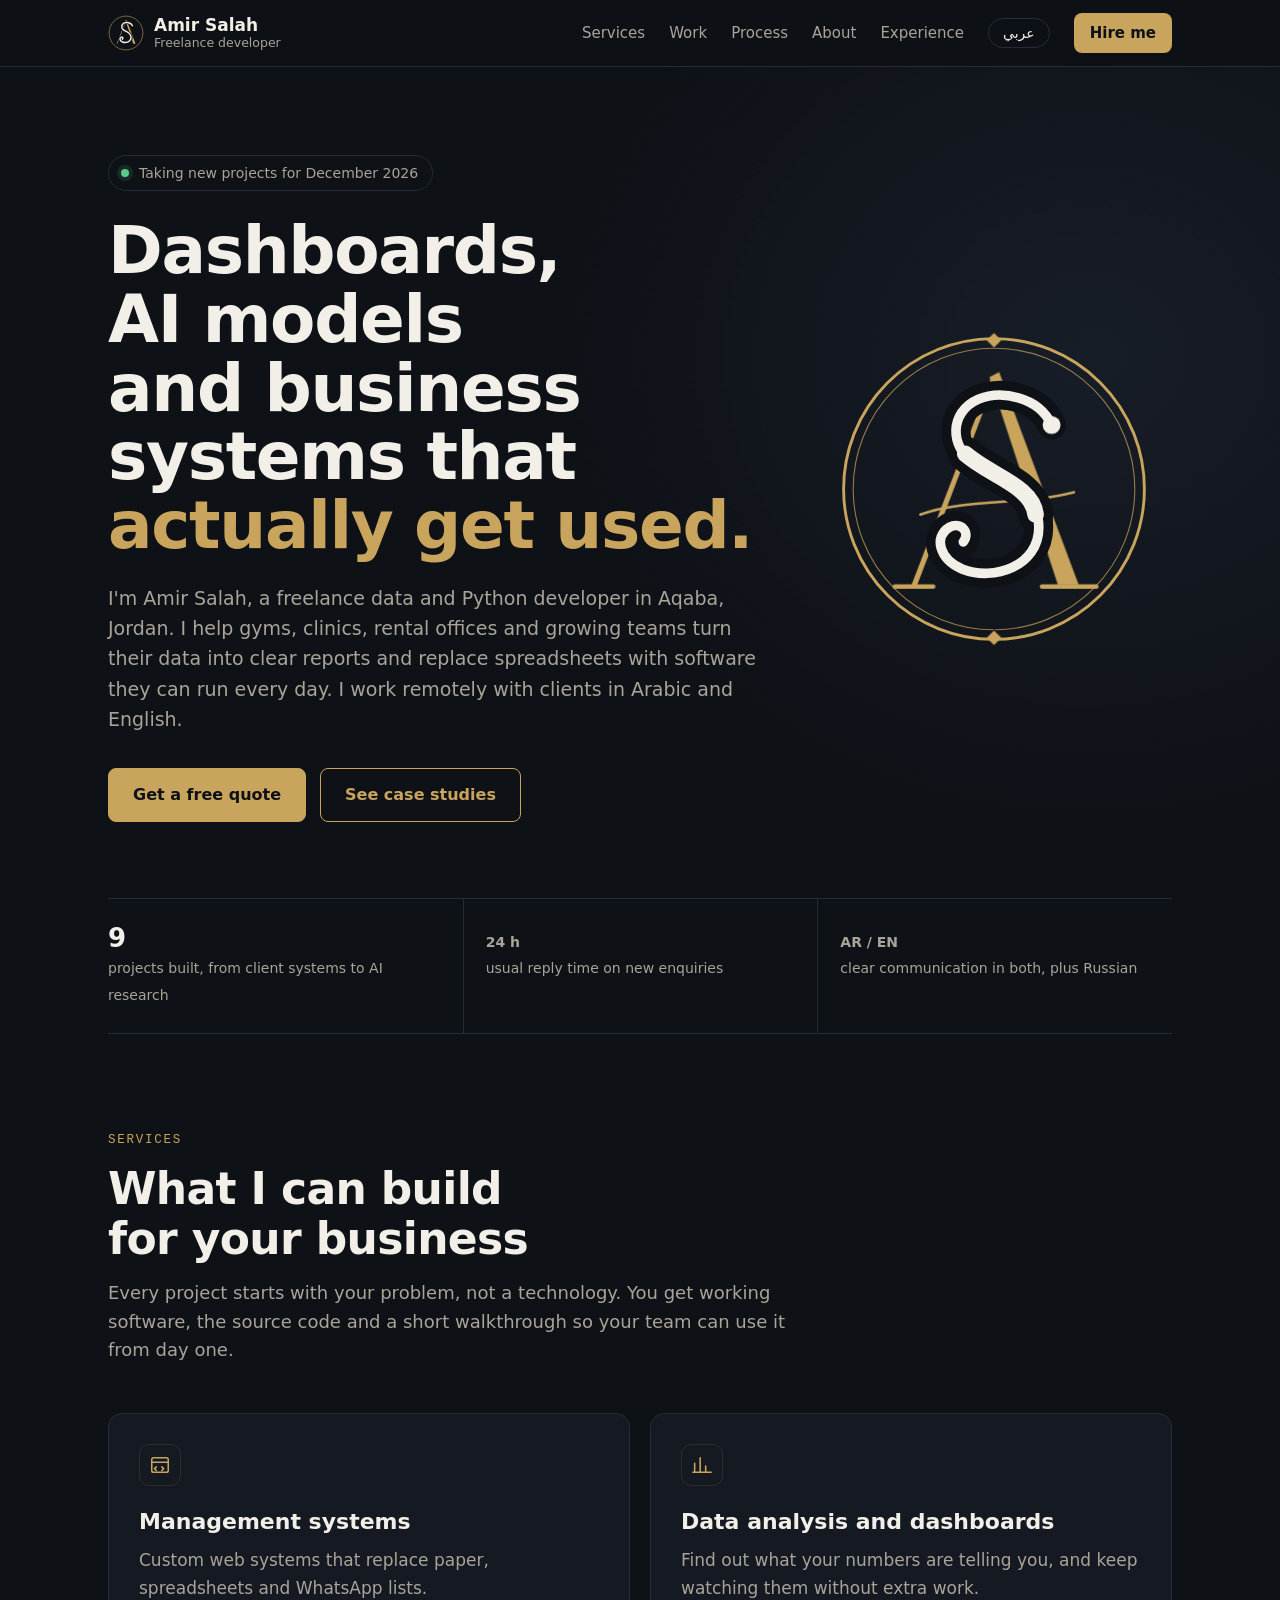
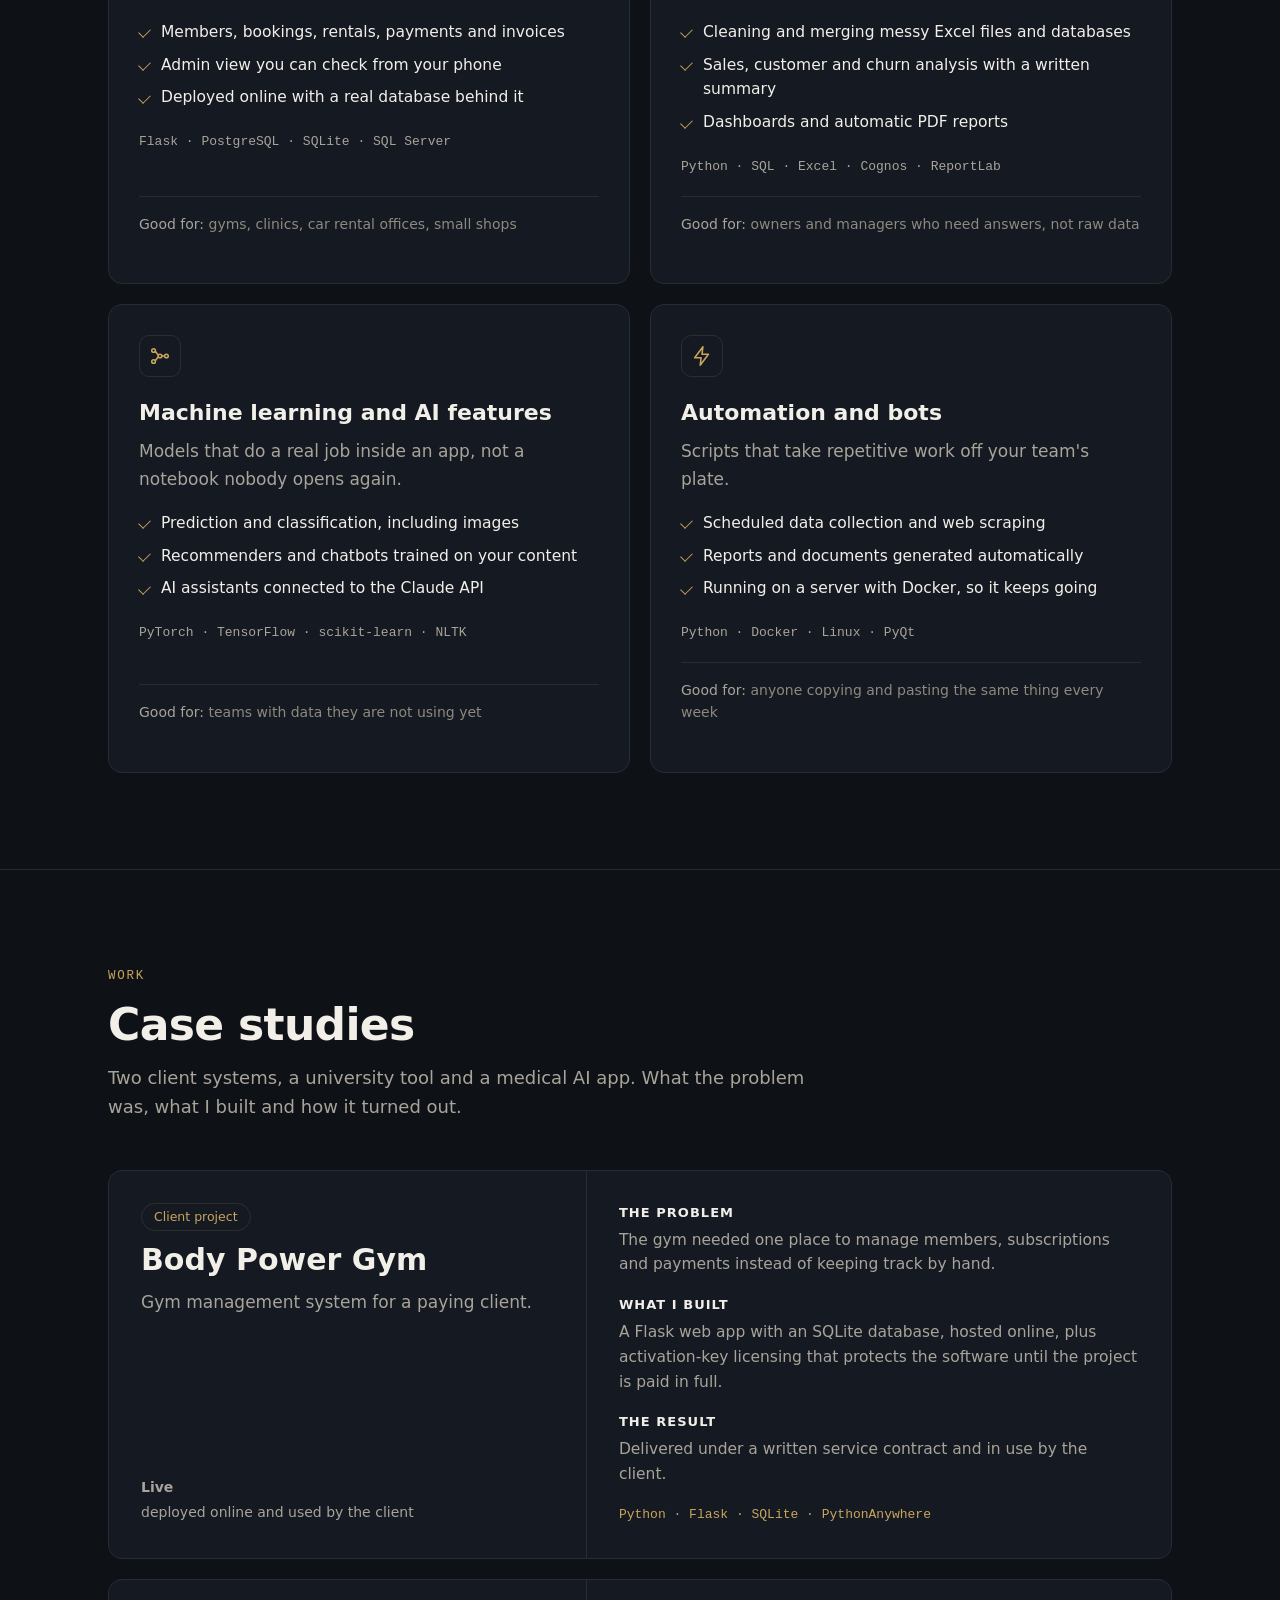
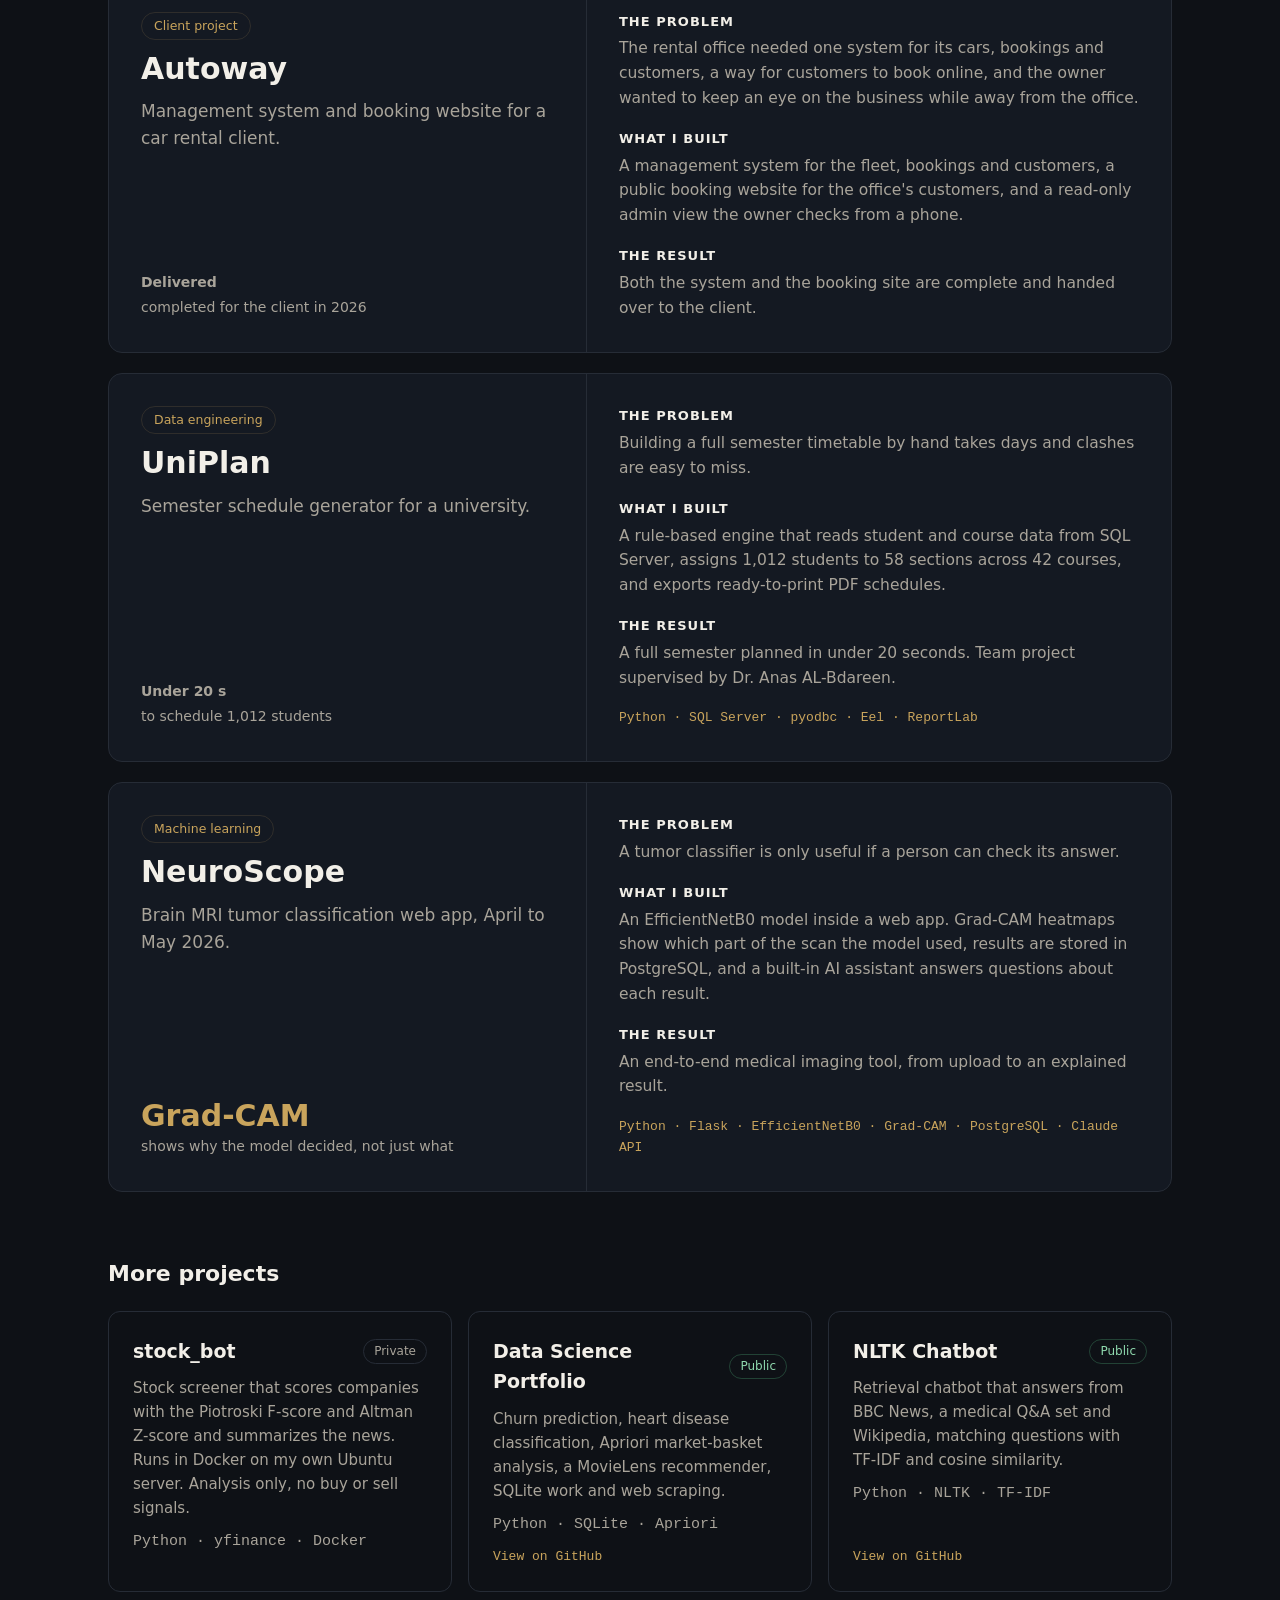
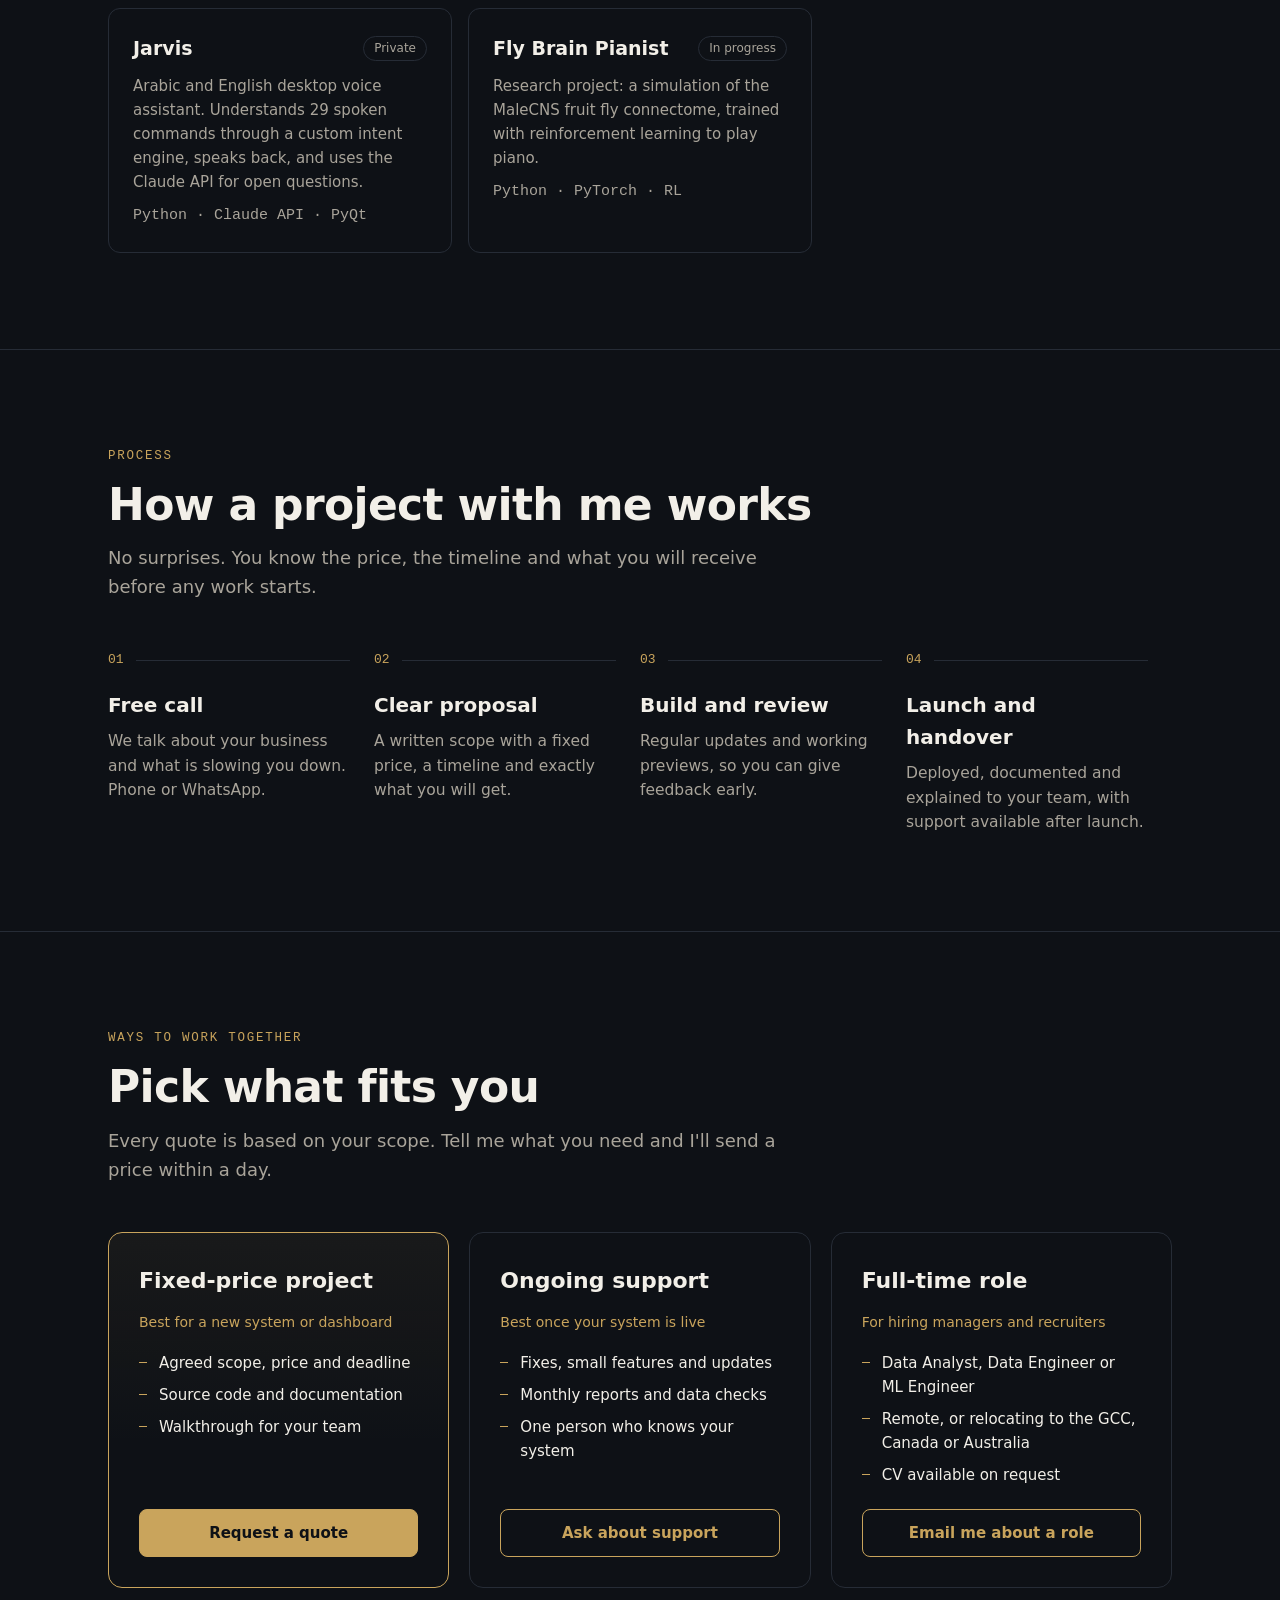
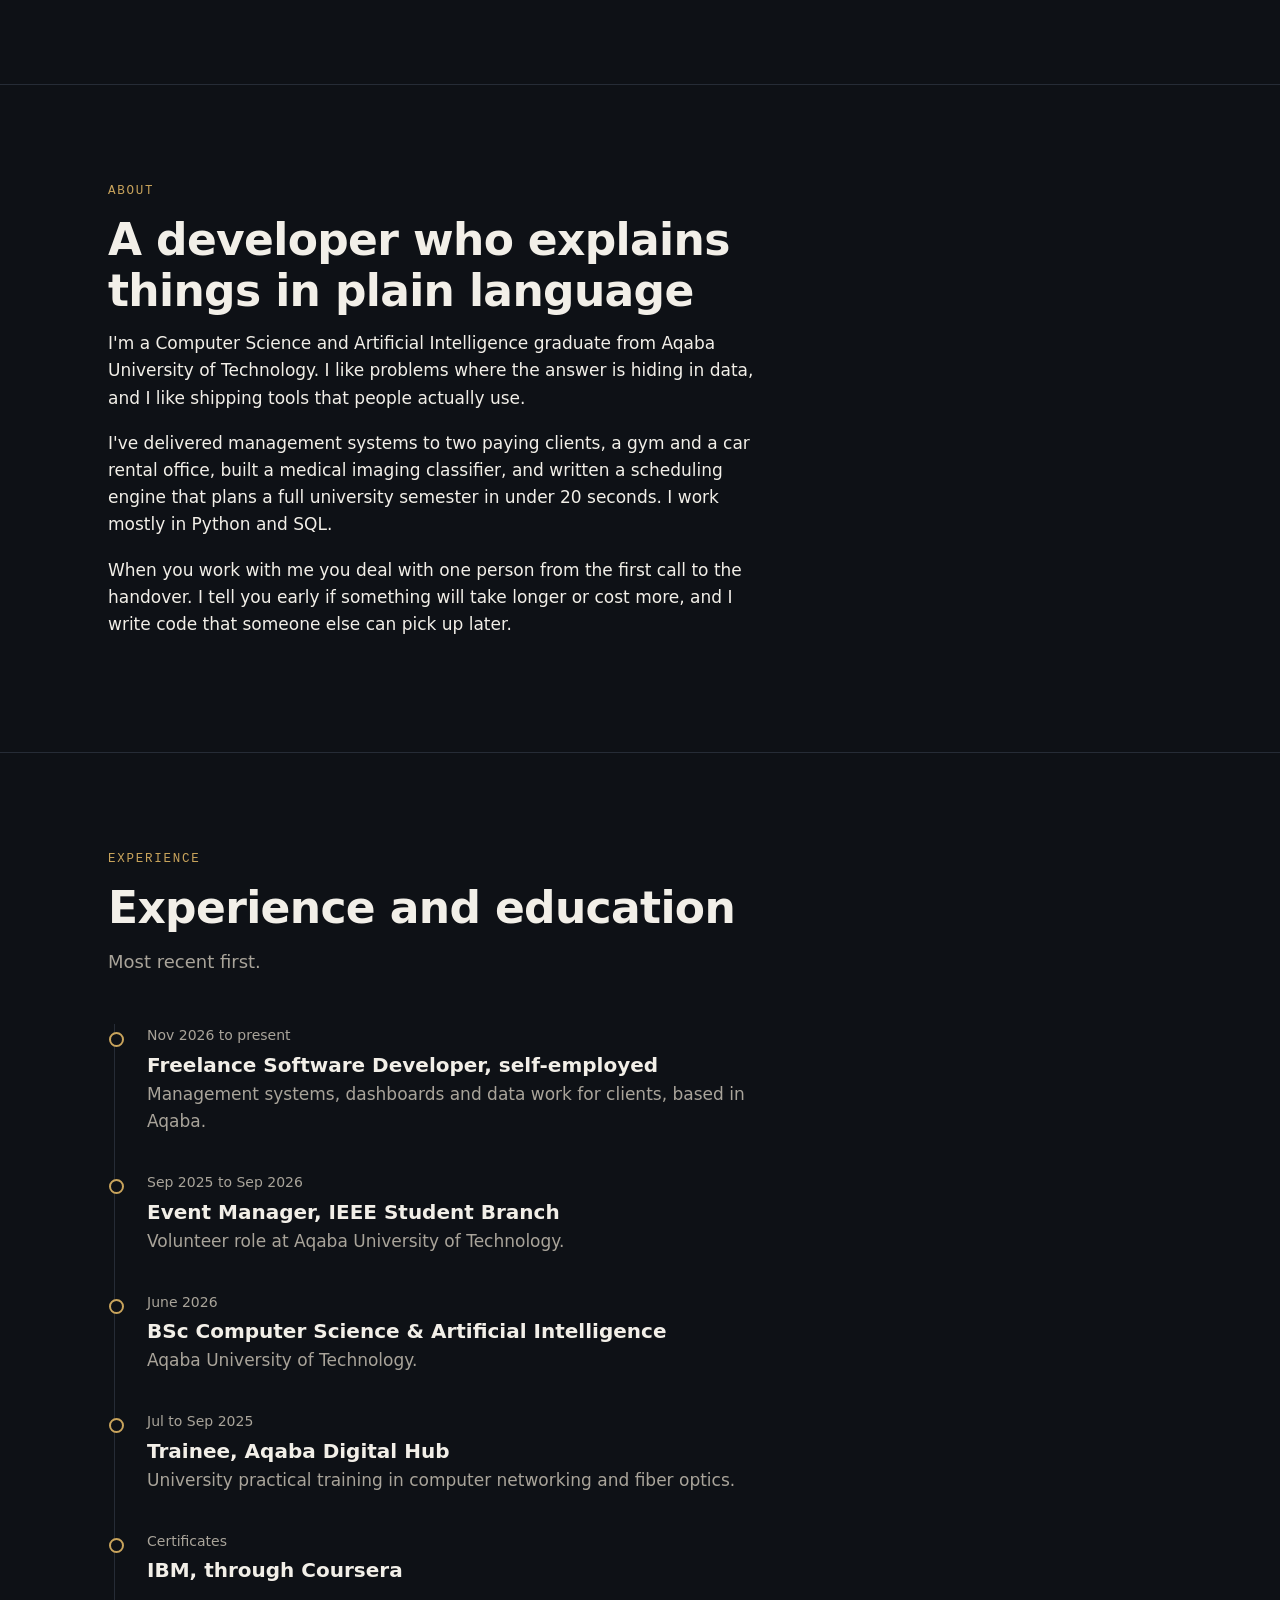
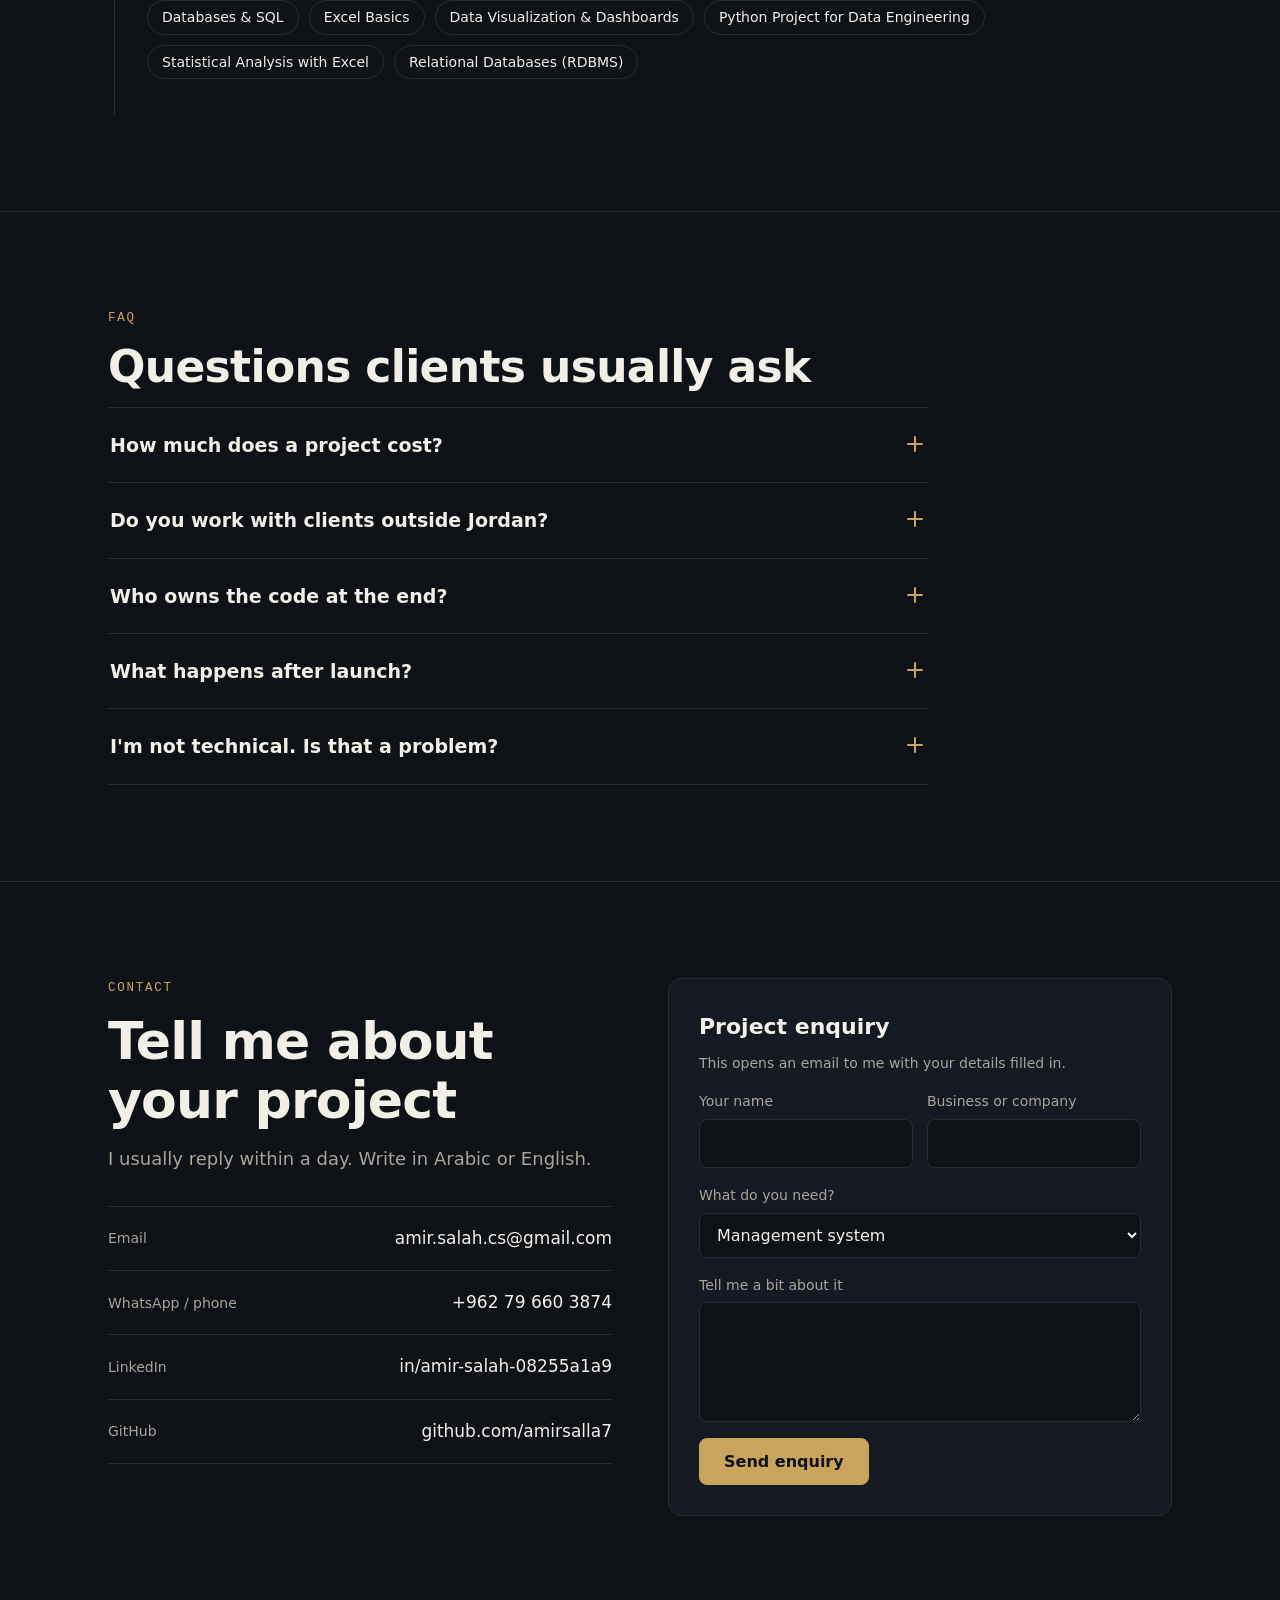
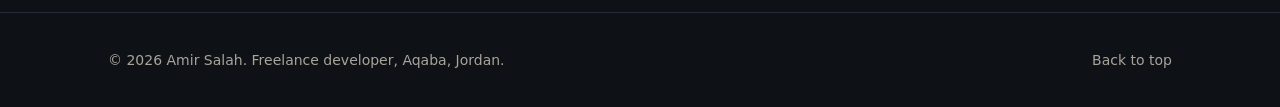
<file: index.html>
<!DOCTYPE html>
<html lang="en" dir="ltr">
<head>
<meta charset="utf-8">
<meta name="viewport" content="width=device-width, initial-scale=1">
<meta http-equiv="Content-Security-Policy" content="default-src 'self'; script-src 'self'; style-src 'self' https://fonts.googleapis.com; font-src https://fonts.gstatic.com; img-src 'self' data:; connect-src 'self'; form-action 'none'; base-uri 'self'; object-src 'none'; upgrade-insecure-requests">
<meta name="referrer" content="strict-origin-when-cross-origin">
<title>Amir Salah | Freelance Data and Python Developer</title>
<meta name="description" content="Amir Salah, freelance data and Python developer in Aqaba, Jordan. Dashboards, machine learning models and management systems for businesses, working remotely in English and Arabic.">
<meta name="author" content="Amir Salah">
<meta property="og:title" content="Amir Salah | Freelance Data and Python Developer">
<meta property="og:description" content="Dashboards, machine learning models and management systems for businesses. Based in Aqaba, Jordan, working remotely.">
<meta property="og:type" content="website">
<meta property="og:url" content="https://amirsalah.dev/">
<link rel="canonical" href="https://amirsalah.dev/">
<meta property="og:site_name" content="Amir Salah">
<meta property="og:locale" content="en_US">
<meta property="og:locale:alternate" content="ar_JO">
<meta property="og:image" content="https://amirsalah.dev/assets/og-v2.png">
<meta property="og:image:width" content="1200">
<meta property="og:image:height" content="630">
<meta property="og:image:alt" content="Amir Salah, freelance data and Python developer">
<meta name="twitter:card" content="summary_large_image">
<script type="application/ld+json">[{"@context": "https://schema.org", "@type": "Person", "@id": "https://amirsalah.dev/#person", "name": "Amir Salah", "alternateName": ["amirsalah", "Amir Salah Developer"], "url": "https://amirsalah.dev/", "image": "https://amirsalah.dev/assets/og-v2.png", "jobTitle": "Freelance Data and Python Developer", "email": "mailto:amir.salah.cs@gmail.com", "address": {"@type": "PostalAddress", "addressLocality": "Aqaba", "addressCountry": "JO"}, "alumniOf": {"@type": "CollegeOrUniversity", "name": "Aqaba University of Technology"}, "knowsLanguage": ["ar", "en", "ru"], "knowsAbout": ["Data Analysis", "Machine Learning", "Python", "SQL", "Flask", "Data Engineering"], "sameAs": ["https://www.linkedin.com/in/amir-salah-08255a1a9", "https://github.com/amirsalla7"]}, {"@context": "https://schema.org", "@type": "WebSite", "name": "Amir Salah", "alternateName": ["amirsalah"], "url": "https://amirsalah.dev/", "inLanguage": ["en", "ar"], "publisher": {"@id": "https://amirsalah.dev/#person"}}]</script>
<meta name="theme-color" content="#0E1116">
<link rel="icon" href="/assets/icon-48.png" type="image/png" sizes="48x48">
<link rel="icon" href="/favicon.ico" sizes="48x48">
<link rel="icon" href="/assets/favicon.svg" type="image/svg+xml">
<link rel="icon" href="/assets/icon-192.png" type="image/png" sizes="192x192">
<link rel="apple-touch-icon" href="/assets/apple-touch-icon.png">
<link rel="manifest" href="/site.webmanifest">
<link rel="preconnect" href="https://fonts.googleapis.com">
<link rel="preconnect" href="https://fonts.gstatic.com" crossorigin>
<link href="https://fonts.googleapis.com/css2?family=Space+Grotesk:wght@500;600;700&amp;family=Inter:wght@400;500;600&amp;family=JetBrains+Mono:wght@400&amp;family=IBM+Plex+Sans+Arabic:wght@400;500;600;700&amp;display=swap" rel="stylesheet">
<link rel="stylesheet" href="assets/site.css">
</head>
<body>

<a class="skip" href="#top"><span class="en">Skip to content</span><span class="ar">انتقل إلى المحتوى</span></a>

<header>
  <div class="wrap bar">
    <a class="brand" href="#top" aria-label="Amir Salah, home">
      <svg viewBox="0 0 100 100" aria-hidden="true"><use href="#as"/></svg>
      <span><span class="en">Amir Salah</span><span class="ar">أمير صلاح</span>
      <small><span class="en">Freelance developer</span><span class="ar">مطوّر مستقل</span></small></span>
    </a>
    <nav aria-label="Sections">
      <a href="#services"><span class="en">Services</span><span class="ar">الخدمات</span></a>
      <a href="#work"><span class="en">Work</span><span class="ar">الأعمال</span></a>
      <a href="#process"><span class="en">Process</span><span class="ar">طريقة العمل</span></a>
      <a href="#about"><span class="en">About</span><span class="ar">عنّي</span></a>
      <a href="#experience"><span class="en">Experience</span><span class="ar">الخبرة</span></a>
      <button class="lang" id="lang" type="button" aria-label="Switch language">عربي</button>
      <a class="hire" href="#contact"><span class="en">Hire me</span><span class="ar">اطلب خدمة</span></a>
    </nav>
  </div>
</header>

<svg class="sprite" aria-hidden="true" focusable="false">
  <symbol id="as" viewBox="0 0 100 100">
    <circle cx="50" cy="50" r="47" stroke="#C9A45C" stroke-width="1.6" fill="#0E1116"/>
    <path d="M49.2 15 L50.8 15 L26 80 L24.2 80 Z" fill="#C9A45C"/>
    <path d="M48.6 15 L51.6 13.5 L76.5 80 L70 80 Z" fill="#C9A45C"/>
    <path d="M68 30 C64 21 52 19 45 22 C36 26 36 37 44 42 C52 47 64 50 64 62 C64 74 50 79 40 75 C33 72 31 65 36 62 C40 60 43 64 40 67" stroke="#0E1116" stroke-width="9" stroke-linecap="round" fill="none"/>
    <path d="M68 30 C64 21 52 19 45 22 C36 26 36 37 44 42 C52 47 64 50 64 62 C64 74 50 79 40 75 C33 72 31 65 36 62 C40 60 43 64 40 67" stroke="#F2EFE8" stroke-width="4" stroke-linecap="round" fill="none"/>
  </symbol>
</svg>

<main id="top">
  <div class="hero">
    <div class="wrap">
      <div class="grid">
        <div>
          <p class="status"><i></i>
            <span class="en">Taking new projects for December 2026</span>
            <span class="ar">أستقبل مشاريع جديدة لشهر كانون الأول 2026</span>
          </p>
          <h1>
            <span class="en">Dashboards, AI models and business systems that <em>actually get used.</em></span>
            <span class="ar">لوحات بيانات ونماذج ذكاء اصطناعي وأنظمة أعمال <em>تُستخدم فعلاً.</em></span>
          </h1>
          <p class="sub">
            <span class="en">I'm Amir Salah, a freelance data and Python developer in Aqaba, Jordan. I help gyms, clinics, rental offices and growing teams turn their data into clear reports and replace spreadsheets with software they can run every day. I work remotely with clients in Arabic and English.</span>
            <span class="ar">أنا أمير صلاح، مطوّر بيانات وبايثون مستقل من العقبة، الأردن. أساعد الأندية الرياضية والعيادات ومكاتب التأجير والفرق النامية على تحويل بياناتها إلى تقارير واضحة، واستبدال جداول Excel ببرامج تستخدمها كل يوم. أعمل عن بُعد مع العملاء بالعربية والإنجليزية.</span>
          </p>
          <div class="ctas">
            <a class="btn primary" href="#contact"><span class="en">Get a free quote</span><span class="ar">احصل على عرض سعر مجاني</span></a>
            <a class="btn ghost" href="#work"><span class="en">See case studies</span><span class="ar">شاهد الأعمال</span></a>
          </div>
        </div>
        <svg class="mark" viewBox="0 0 100 100" role="img" aria-label="AS monogram">
        <circle class="draw" pathLength="1" cx="50" cy="50" r="47" stroke="#C9A45C" stroke-width=".9" fill="none" transform="rotate(-90 50 50)"/>
        <circle class="draw" pathLength="1" cx="50" cy="50" r="44" stroke="#C9A45C" stroke-width=".35" fill="none" opacity=".7" transform="rotate(90 50 50)"/>
        <path class="fade f1" d="M50 1.2 L52.3 3.5 L50 5.8 L47.7 3.5 Z" fill="#C9A45C"/>
        <path class="fade f1" d="M50 94.2 L52.3 96.5 L50 98.8 L47.7 96.5 Z" fill="#C9A45C"/>
        <path class="fade f1" d="M49.2 15 L50.8 15 L26 80 L24.2 80 Z" fill="#C9A45C"/>
        <path class="fade f2" d="M48.6 15 L51.6 13.5 L76.5 80 L70 80 Z" fill="#C9A45C"/>
        <path class="fade f2" d="M19 80.5 H31" stroke="#C9A45C" stroke-width="1.4" stroke-linecap="round"/>
        <path class="fade f2" d="M65 80.5 H82" stroke="#C9A45C" stroke-width="1.4" stroke-linecap="round"/>
        <path class="fade f2" d="M27 58 C40 53 60 55 75 51" stroke="#C9A45C" stroke-width=".8" stroke-linecap="round" fill="none"/>
        <path class="draw d2" pathLength="1" d="M68 30 C64 21 52 19 45 22 C36 26 36 37 44 42 C52 47 64 50 64 62 C64 74 50 79 40 75 C33 72 31 65 36 62 C40 60 43 64 40 67" stroke="#0E1116" stroke-width="9" stroke-linecap="round" fill="none"/>
        <path class="draw d2" pathLength="1" d="M41 39 C49 46 62 49 63 58" stroke="#0E1116" stroke-width="11" stroke-linecap="round" fill="none"/>
        <path class="draw d2" pathLength="1" d="M68 30 C64 21 52 19 45 22 C36 26 36 37 44 42 C52 47 64 50 64 62 C64 74 50 79 40 75 C33 72 31 65 36 62 C40 60 43 64 40 67" stroke="#F2EFE8" stroke-width="3" stroke-linecap="round" fill="none"/>
        <path class="draw d2" pathLength="1" d="M41 39 C49 46 62 49 63 58" stroke="#F2EFE8" stroke-width="5.2" stroke-linecap="round" fill="none"/>
        <circle class="fade f3" cx="68" cy="30" r="2.8" fill="#F2EFE8"/>
      </svg>
      </div>
      <div class="proof">
        <div><b>9</b><span class="en">projects built, from client systems to AI research</span><span class="ar">مشاريع، من أنظمة لعملاء إلى أبحاث ذكاء اصطناعي</span></div>
        <div><b><span class="en">24 h</span><span class="ar">24 ساعة</span></b><span class="en">usual reply time on new enquiries</span><span class="ar">مدة الرد المعتادة على الطلبات الجديدة</span></div>
        <div><b><span class="en">AR / EN</span><span class="ar">عربي / EN</span></b><span class="en">clear communication in both, plus Russian</span><span class="ar">تواصل واضح باللغتين، إضافة إلى الروسية</span></div>
      </div>
    </div>
  </div>

  <!-- SERVICES -->
  <section id="services">
    <div class="wrap">
      <p class="eyebrow"><span class="en">Services</span><span class="ar">الخدمات</span></p>
      <h2><span class="en">What I can build for your business</span><span class="ar">ماذا أستطيع أن أبني لعملك</span></h2>
      <p class="intro"><span class="en">Every project starts with your problem, not a technology. You get working software, the source code and a short walkthrough so your team can use it from day one.</span><span class="ar">كل مشروع يبدأ من مشكلتك، لا من التقنية. تستلم برنامجاً يعمل، مع الكود المصدري وشرح مختصر ليستخدمه فريقك من اليوم الأول.</span></p>
      <div class="services">
        <div class="svc">
          <div class="ico"><svg viewBox="0 0 24 24" fill="none" stroke-width="1.7" stroke-linecap="round" stroke-linejoin="round"><rect x="3" y="4" width="18" height="16" rx="2"/><path d="M3 9h18M8 14l-2 2 2 2M14 14l2 2-2 2"/></svg></div>
          <h3><span class="en">Management systems</span><span class="ar">أنظمة الإدارة</span></h3>
          <p><span class="en">Custom web systems that replace paper, spreadsheets and WhatsApp lists.</span><span class="ar">أنظمة ويب مخصصة تستبدل الورق وجداول Excel وقوائم الواتساب.</span></p>
          <ul>
            <li><span class="en">Members, bookings, rentals, payments and invoices</span><span class="ar">الأعضاء والحجوزات والتأجير والدفعات والفواتير</span></li>
            <li><span class="en">Admin view you can check from your phone</span><span class="ar">لوحة إدارة تتابعها من هاتفك</span></li>
            <li><span class="en">Deployed online with a real database behind it</span><span class="ar">منشور على الإنترنت مع قاعدة بيانات حقيقية</span></li>
          </ul>
          <p class="tools">Flask · PostgreSQL · SQLite · SQL Server</p>
          <p class="for"><b><span class="en">Good for:</span><span class="ar">مناسب لـ:</span></b> <span class="en">gyms, clinics, car rental offices, small shops</span><span class="ar">الأندية الرياضية، العيادات، مكاتب تأجير السيارات، المحلات الصغيرة</span></p>
        </div>
        <div class="svc">
          <div class="ico"><svg viewBox="0 0 24 24" fill="none" stroke-width="1.7" stroke-linecap="round"><path d="M4 20V10M10 20V4M16 20v-7M22 20H2"/></svg></div>
          <h3><span class="en">Data analysis and dashboards</span><span class="ar">تحليل البيانات ولوحات المتابعة</span></h3>
          <p><span class="en">Find out what your numbers are telling you, and keep watching them without extra work.</span><span class="ar">اعرف ما تقوله أرقامك، وتابعها باستمرار دون جهد إضافي.</span></p>
          <ul>
            <li><span class="en">Cleaning and merging messy Excel files and databases</span><span class="ar">تنظيف ودمج ملفات Excel وقواعد البيانات غير المرتبة</span></li>
            <li><span class="en">Sales, customer and churn analysis with a written summary</span><span class="ar">تحليل المبيعات والعملاء وفقدان العملاء مع ملخص مكتوب</span></li>
            <li><span class="en">Dashboards and automatic PDF reports</span><span class="ar">لوحات متابعة وتقارير PDF تلقائية</span></li>
          </ul>
          <p class="tools">Python · SQL · Excel · Cognos · ReportLab</p>
          <p class="for"><b><span class="en">Good for:</span><span class="ar">مناسب لـ:</span></b> <span class="en">owners and managers who need answers, not raw data</span><span class="ar">المالكين والمدراء الذين يحتاجون إجابات لا بيانات خام</span></p>
        </div>
        <div class="svc">
          <div class="ico"><svg viewBox="0 0 24 24" fill="none" stroke-width="1.7" stroke-linecap="round"><circle cx="5" cy="6" r="2"/><circle cx="5" cy="18" r="2"/><circle cx="19" cy="12" r="2"/><circle cx="12" cy="12" r="2"/><path d="M7 7l3 4M7 17l3-4M14 12h3"/></svg></div>
          <h3><span class="en">Machine learning and AI features</span><span class="ar">تعلّم الآلة وميزات الذكاء الاصطناعي</span></h3>
          <p><span class="en">Models that do a real job inside an app, not a notebook nobody opens again.</span><span class="ar">نماذج تؤدي عملاً حقيقياً داخل تطبيق، لا ملف تجارب لا يفتحه أحد.</span></p>
          <ul>
            <li><span class="en">Prediction and classification, including images</span><span class="ar">التنبؤ والتصنيف، بما فيه تصنيف الصور</span></li>
            <li><span class="en">Recommenders and chatbots trained on your content</span><span class="ar">أنظمة توصية وروبوتات محادثة مبنية على محتواك</span></li>
            <li><span class="en">AI assistants connected to the Claude API</span><span class="ar">مساعدات ذكية مرتبطة بـ Claude API</span></li>
          </ul>
          <p class="tools">PyTorch · TensorFlow · scikit-learn · NLTK</p>
          <p class="for"><b><span class="en">Good for:</span><span class="ar">مناسب لـ:</span></b> <span class="en">teams with data they are not using yet</span><span class="ar">الفرق التي تملك بيانات لا تستفيد منها بعد</span></p>
        </div>
        <div class="svc">
          <div class="ico"><svg viewBox="0 0 24 24" fill="none" stroke-width="1.7" stroke-linecap="round" stroke-linejoin="round"><path d="M13 2L4 14h7l-1 8 9-12h-7z"/></svg></div>
          <h3><span class="en">Automation and bots</span><span class="ar">الأتمتة والبوتات</span></h3>
          <p><span class="en">Scripts that take repetitive work off your team's plate.</span><span class="ar">سكربتات ترفع العمل المتكرر عن فريقك.</span></p>
          <ul>
            <li><span class="en">Scheduled data collection and web scraping</span><span class="ar">جمع البيانات من الويب بشكل دوري</span></li>
            <li><span class="en">Reports and documents generated automatically</span><span class="ar">تقارير ومستندات تُنشأ تلقائياً</span></li>
            <li><span class="en">Running on a server with Docker, so it keeps going</span><span class="ar">تعمل على سيرفر باستخدام Docker لتستمر دون توقف</span></li>
          </ul>
          <p class="tools">Python · Docker · Linux · PyQt</p>
          <p class="for"><b><span class="en">Good for:</span><span class="ar">مناسب لـ:</span></b> <span class="en">anyone copying and pasting the same thing every week</span><span class="ar">كل من ينسخ ويلصق الشيء نفسه كل أسبوع</span></p>
        </div>
      </div>
    </div>
  </section>

  <!-- WORK -->
  <section id="work">
    <div class="wrap">
      <p class="eyebrow"><span class="en">Work</span><span class="ar">الأعمال</span></p>
      <h2><span class="en">Case studies</span><span class="ar">نماذج من أعمالي</span></h2>
      <p class="intro"><span class="en">Two client systems, a university tool and a medical AI app. What the problem was, what I built and how it turned out.</span><span class="ar">نظامان لعملاء، وأداة لجامعة، وتطبيق ذكاء اصطناعي طبي. ما المشكلة، وماذا بنيت، وما النتيجة.</span></p>

      <div class="cases">
        <article class="case">
          <div class="head">
            <span class="tag"><span class="en">Client project</span><span class="ar">مشروع لعميل</span></span>
            <h3>Body Power Gym</h3>
            <p class="one"><span class="en">Gym management system for a paying client.</span><span class="ar">نظام إدارة نادٍ رياضي لعميل.</span></p>
            <div class="metric"><b><span class="en">Live</span><span class="ar">يعمل</span></b><span class="en">deployed online and used by the client</span><span class="ar">منشور على الإنترنت ويستخدمه العميل</span></div>
          </div>
          <dl class="body">
            <div><dt><span class="en">The problem</span><span class="ar">المشكلة</span></dt><dd><span class="en">The gym needed one place to manage members, subscriptions and payments instead of keeping track by hand.</span><span class="ar">احتاج النادي إلى مكان واحد لإدارة الأعضاء والاشتراكات والدفعات بدلاً من المتابعة اليدوية.</span></dd></div>
            <div><dt><span class="en">What I built</span><span class="ar">ماذا بنيت</span></dt><dd><span class="en">A Flask web app with an SQLite database, hosted online, plus activation-key licensing that protects the software until the project is paid in full.</span><span class="ar">تطبيق ويب بـ Flask مع قاعدة بيانات SQLite منشور على الإنترنت، مع نظام ترخيص بمفتاح تفعيل يحمي البرنامج حتى اكتمال الدفع.</span></dd></div>
            <div><dt><span class="en">The result</span><span class="ar">النتيجة</span></dt><dd><span class="en">Delivered under a written service contract and in use by the client.</span><span class="ar">سُلِّم بموجب عقد خدمة مكتوب ويستخدمه العميل.</span></dd></div>
            <div><p class="tools">Python · Flask · SQLite · PythonAnywhere</p></div>
          </dl>
        </article>

        <article class="case">
          <div class="head">
            <span class="tag"><span class="en">Client project</span><span class="ar">مشروع لعميل</span></span>
            <h3>Autoway</h3>
            <p class="one"><span class="en">Management system and booking website for a car rental client.</span><span class="ar">نظام إدارة وموقع حجز لعميل يملك مكتب تأجير سيارات.</span></p>
            <div class="metric"><b><span class="en">Delivered</span><span class="ar">مُسلَّم</span></b><span class="en">completed for the client in 2026</span><span class="ar">مكتمل ومسلَّم للعميل في 2026</span></div>
          </div>
          <dl class="body">
            <div><dt><span class="en">The problem</span><span class="ar">المشكلة</span></dt><dd><span class="en">The rental office needed one system for its cars, bookings and customers, a way for customers to book online, and the owner wanted to keep an eye on the business while away from the office.</span><span class="ar">احتاج مكتب التأجير إلى نظام واحد للسيارات والحجوزات والعملاء، وطريقة ليحجز العملاء عبر الإنترنت، وأراد المالك متابعة العمل وهو خارج المكتب.</span></dd></div>
            <div><dt><span class="en">What I built</span><span class="ar">ماذا بنيت</span></dt><dd><span class="en">A management system for the fleet, bookings and customers, a public booking website for the office's customers, and a read-only admin view the owner checks from a phone.</span><span class="ar">نظام إدارة للسيارات والحجوزات والعملاء، وموقع حجز لعملاء المكتب، وواجهة إدارة للقراءة فقط يتابع منها المالك من هاتفه.</span></dd></div>
            <div><dt><span class="en">The result</span><span class="ar">النتيجة</span></dt><dd><span class="en">Both the system and the booking site are complete and handed over to the client.</span><span class="ar">اكتمل النظام وموقع الحجز وسُلِّما للعميل.</span></dd></div>
          </dl>
        </article>

        <article class="case">
          <div class="head">
            <span class="tag"><span class="en">Data engineering</span><span class="ar">هندسة البيانات</span></span>
            <h3>UniPlan</h3>
            <p class="one"><span class="en">Semester schedule generator for a university.</span><span class="ar">مولّد جداول الفصل الدراسي لجامعة.</span></p>
            <div class="metric"><b><span class="en">Under 20 s</span><span class="ar">أقل من 20 ثانية</span></b><span class="en">to schedule 1,012 students</span><span class="ar">لجدولة 1,012 طالباً</span></div>
          </div>
          <dl class="body">
            <div><dt><span class="en">The problem</span><span class="ar">المشكلة</span></dt><dd><span class="en">Building a full semester timetable by hand takes days and clashes are easy to miss.</span><span class="ar">بناء جدول فصل كامل يدوياً يستغرق أياماً، ومن السهل أن تفوت التعارضات.</span></dd></div>
            <div><dt><span class="en">What I built</span><span class="ar">ماذا بنيت</span></dt><dd><span class="en">A rule-based engine that reads student and course data from SQL Server, assigns 1,012 students to 58 sections across 42 courses, and exports ready-to-print PDF schedules.</span><span class="ar">محرّك قائم على القواعد يقرأ بيانات الطلاب والمواد من SQL Server، ويوزّع 1,012 طالباً على 58 شعبة في 42 مادة، ويصدّر جداول PDF جاهزة للطباعة.</span></dd></div>
            <div><dt><span class="en">The result</span><span class="ar">النتيجة</span></dt><dd><span class="en">A full semester planned in under 20 seconds. Team project supervised by Dr. Anas AL-Bdareen.</span><span class="ar">فصل كامل مُخطط في أقل من 20 ثانية. مشروع جماعي بإشراف د. أنس البداريين.</span></dd></div>
            <div><p class="tools">Python · SQL Server · pyodbc · Eel · ReportLab</p></div>
          </dl>
        </article>

        <article class="case">
          <div class="head">
            <span class="tag"><span class="en">Machine learning</span><span class="ar">تعلّم الآلة</span></span>
            <h3>NeuroScope</h3>
            <p class="one"><span class="en">Brain MRI tumor classification web app, April to May 2026.</span><span class="ar">تطبيق ويب لتصنيف أورام الدماغ من صور الرنين، نيسان إلى أيار 2026.</span></p>
            <div class="metric"><b>Grad-CAM</b><span class="en">shows why the model decided, not just what</span><span class="ar">يوضّح لماذا قرر النموذج، لا ماذا قرر فقط</span></div>
          </div>
          <dl class="body">
            <div><dt><span class="en">The problem</span><span class="ar">المشكلة</span></dt><dd><span class="en">A tumor classifier is only useful if a person can check its answer.</span><span class="ar">مصنّف الأورام لا يفيد إلا إذا استطاع الإنسان التحقق من إجابته.</span></dd></div>
            <div><dt><span class="en">What I built</span><span class="ar">ماذا بنيت</span></dt><dd><span class="en">An EfficientNetB0 model inside a web app. Grad-CAM heatmaps show which part of the scan the model used, results are stored in PostgreSQL, and a built-in AI assistant answers questions about each result.</span><span class="ar">نموذج EfficientNetB0 داخل تطبيق ويب. خرائط Grad-CAM توضّح أي جزء من الصورة اعتمد عليه النموذج، وتُحفظ النتائج في PostgreSQL، ومساعد ذكي مدمج يجيب عن الأسئلة حول كل نتيجة.</span></dd></div>
            <div><dt><span class="en">The result</span><span class="ar">النتيجة</span></dt><dd><span class="en">An end-to-end medical imaging tool, from upload to an explained result.</span><span class="ar">أداة تصوير طبي متكاملة، من رفع الصورة حتى نتيجة مشروحة.</span></dd></div>
            <div><p class="tools">Python · Flask · EfficientNetB0 · Grad-CAM · PostgreSQL · Claude API</p></div>
          </dl>
        </article>
      </div>

      <h3 class="more-h"><span class="en">More projects</span><span class="ar">مشاريع أخرى</span></h3>
      <div class="projects">
        <div class="proj">
          <div class="top"><h4>stock_bot</h4><span class="state"><span class="en">Private</span><span class="ar">خاص</span></span></div>
          <p><span class="en">Stock screener that scores companies with the Piotroski F-score and Altman Z-score and summarizes the news. Runs in Docker on my own Ubuntu server. Analysis only, no buy or sell signals.</span><span class="ar">أداة فرز أسهم تقيّم الشركات بمؤشري Piotroski F-score وAltman Z-score وتلخّص الأخبار. تعمل داخل Docker على سيرفر Ubuntu خاص بي. تحليل فقط، دون توصيات بيع أو شراء.</span></p>
          <p class="tools">Python · yfinance · Docker</p>
        </div>
        <div class="proj">
          <div class="top"><h4>Data Science Portfolio</h4><span class="state pub"><span class="en">Public</span><span class="ar">منشور</span></span></div>
          <p><span class="en">Churn prediction, heart disease classification, Apriori market-basket analysis, a MovieLens recommender, SQLite work and web scraping.</span><span class="ar">التنبؤ بفقدان العملاء، وتصنيف أمراض القلب، وتحليل سلة المشتريات بـ Apriori، ونظام توصية أفلام من MovieLens، واستعلامات SQLite، وجمع بيانات من الويب.</span></p>
          <p class="tools">Python · SQLite · Apriori</p>
          <a class="tools" href="https://github.com/amirsalla7" target="_blank" rel="noopener noreferrer"><span class="en">View on GitHub</span><span class="ar">على GitHub</span></a>
        </div>
        <div class="proj">
          <div class="top"><h4>NLTK Chatbot</h4><span class="state pub"><span class="en">Public</span><span class="ar">منشور</span></span></div>
          <p><span class="en">Retrieval chatbot that answers from BBC News, a medical Q&amp;A set and Wikipedia, matching questions with TF-IDF and cosine similarity.</span><span class="ar">روبوت محادثة يجيب من أخبار BBC ومجموعة أسئلة طبية وويكيبيديا، ويطابق الأسئلة باستخدام TF-IDF وتشابه جيب التمام.</span></p>
          <p class="tools">Python · NLTK · TF-IDF</p>
          <a class="tools" href="https://github.com/amirsalla7" target="_blank" rel="noopener noreferrer"><span class="en">View on GitHub</span><span class="ar">على GitHub</span></a>
        </div>
        <div class="proj">
          <div class="top"><h4>Jarvis</h4><span class="state"><span class="en">Private</span><span class="ar">خاص</span></span></div>
          <p><span class="en">Arabic and English desktop voice assistant. Understands 29 spoken commands through a custom intent engine, speaks back, and uses the Claude API for open questions.</span><span class="ar">مساعد صوتي لسطح المكتب بالعربية والإنجليزية. يفهم 29 أمراً صوتياً عبر محرّك نوايا مخصص، ويردّ بالصوت، ويستخدم Claude API للأسئلة المفتوحة.</span></p>
          <p class="tools">Python · Claude API · PyQt</p>
        </div>
        <div class="proj">
          <div class="top"><h4>Fly Brain Pianist</h4><span class="state"><span class="en">In progress</span><span class="ar">قيد التطوير</span></span></div>
          <p><span class="en">Research project: a simulation of the MaleCNS fruit fly connectome, trained with reinforcement learning to play piano.</span><span class="ar">مشروع بحثي: محاكاة لشبكة MaleCNS العصبية لذبابة الفاكهة، مدرَّبة بالتعلّم المعزّز على العزف على البيانو.</span></p>
          <p class="tools">Python · PyTorch · RL</p>
        </div>
      </div>
    </div>
  </section>

  <!-- PROCESS -->
  <section id="process">
    <div class="wrap">
      <p class="eyebrow"><span class="en">Process</span><span class="ar">طريقة العمل</span></p>
      <h2><span class="en">How a project with me works</span><span class="ar">كيف يسير المشروع معي</span></h2>
      <p class="intro"><span class="en">No surprises. You know the price, the timeline and what you will receive before any work starts.</span><span class="ar">دون مفاجآت. تعرف السعر والمدة وما ستستلمه قبل أن يبدأ أي عمل.</span></p>
      <ol class="steps">
        <li><p class="n">01</p><h3><span class="en">Free call</span><span class="ar">مكالمة مجانية</span></h3><p><span class="en">We talk about your business and what is slowing you down. Phone or WhatsApp.</span><span class="ar">نتحدث عن عملك وما يعطّلك. عبر الهاتف أو واتساب.</span></p></li>
        <li><p class="n">02</p><h3><span class="en">Clear proposal</span><span class="ar">عرض واضح</span></h3><p><span class="en">A written scope with a fixed price, a timeline and exactly what you will get.</span><span class="ar">نطاق عمل مكتوب بسعر ثابت ومدة محددة وما ستستلمه بالضبط.</span></p></li>
        <li><p class="n">03</p><h3><span class="en">Build and review</span><span class="ar">التنفيذ والمراجعة</span></h3><p><span class="en">Regular updates and working previews, so you can give feedback early.</span><span class="ar">تحديثات منتظمة ونسخ تجريبية تعمل، لتعطي ملاحظاتك مبكراً.</span></p></li>
        <li><p class="n">04</p><h3><span class="en">Launch and handover</span><span class="ar">الإطلاق والتسليم</span></h3><p><span class="en">Deployed, documented and explained to your team, with support available after launch.</span><span class="ar">نشر وتوثيق وشرح لفريقك، مع دعم متاح بعد الإطلاق.</span></p></li>
      </ol>
    </div>
  </section>

  <!-- ENGAGEMENT -->
  <section id="engage">
    <div class="wrap">
      <p class="eyebrow"><span class="en">Ways to work together</span><span class="ar">طرق التعاون</span></p>
      <h2><span class="en">Pick what fits you</span><span class="ar">اختر ما يناسبك</span></h2>
      <p class="intro"><span class="en">Every quote is based on your scope. Tell me what you need and I'll send a price within a day.</span><span class="ar">كل عرض سعر مبني على نطاق مشروعك. أخبرني بما تحتاجه وسأرسل لك السعر خلال يوم.</span></p>
      <div class="engage">
        <div class="plan hl">
          <h3><span class="en">Fixed-price project</span><span class="ar">مشروع بسعر ثابت</span></h3>
          <p class="best"><span class="en">Best for a new system or dashboard</span><span class="ar">الأنسب لنظام أو لوحة متابعة جديدة</span></p>
          <ul>
            <li><span class="en">Agreed scope, price and deadline</span><span class="ar">نطاق وسعر وموعد تسليم متفق عليها</span></li>
            <li><span class="en">Source code and documentation</span><span class="ar">الكود المصدري والتوثيق</span></li>
            <li><span class="en">Walkthrough for your team</span><span class="ar">شرح لفريقك</span></li>
          </ul>
          <a class="btn primary" href="#contact"><span class="en">Request a quote</span><span class="ar">اطلب عرض سعر</span></a>
        </div>
        <div class="plan">
          <h3><span class="en">Ongoing support</span><span class="ar">دعم مستمر</span></h3>
          <p class="best"><span class="en">Best once your system is live</span><span class="ar">الأنسب بعد تشغيل نظامك</span></p>
          <ul>
            <li><span class="en">Fixes, small features and updates</span><span class="ar">إصلاحات وميزات صغيرة وتحديثات</span></li>
            <li><span class="en">Monthly reports and data checks</span><span class="ar">تقارير شهرية ومراجعة البيانات</span></li>
            <li><span class="en">One person who knows your system</span><span class="ar">شخص واحد يعرف نظامك</span></li>
          </ul>
          <a class="btn ghost" href="#contact"><span class="en">Ask about support</span><span class="ar">اسأل عن الدعم</span></a>
        </div>
        <div class="plan">
          <h3><span class="en">Full-time role</span><span class="ar">وظيفة بدوام كامل</span></h3>
          <p class="best"><span class="en">For hiring managers and recruiters</span><span class="ar">لمدراء التوظيف والمسؤولين عنه</span></p>
          <ul>
            <li><span class="en">Data Analyst, Data Engineer or ML Engineer</span><span class="ar">محلل بيانات، مهندس بيانات، أو مهندس تعلّم آلة</span></li>
            <li><span class="en">Remote, or relocating to the GCC, Canada or Australia</span><span class="ar">عن بُعد، أو الانتقال إلى الخليج أو كندا أو أستراليا</span></li>
            <li><span class="en">CV available on request</span><span class="ar">السيرة الذاتية متاحة عند الطلب</span></li>
          </ul>
          <a class="btn ghost" href="mailto:amir.salah.cs@gmail.com?subject=Job%20opportunity"><span class="en">Email me about a role</span><span class="ar">راسلني بخصوص وظيفة</span></a>
        </div>
      </div>
    </div>
  </section>

  <!-- ABOUT -->
  <section id="about">
    <div class="wrap">
      <p class="eyebrow"><span class="en">About</span><span class="ar">عنّي</span></p>
      <h2><span class="en">A developer who explains things in plain language</span><span class="ar">مطوّر يشرح الأمور بلغة واضحة</span></h2>
      <div class="about">
        <div>
          <p class="en">I'm a Computer Science and Artificial Intelligence graduate from Aqaba University of Technology. I like problems where the answer is hiding in data, and I like shipping tools that people actually use.</p>
          <p class="ar">أنا خريج علوم الحاسوب والذكاء الاصطناعي من جامعة العقبة للتكنولوجيا. أحب المشكلات التي يختبئ حلّها داخل البيانات، وأحب أن أسلّم أدوات يستخدمها الناس فعلاً.</p>
          <p class="en">I've delivered management systems to two paying clients, a gym and a car rental office, built a medical imaging classifier, and written a scheduling engine that plans a full university semester in under 20 seconds. I work mostly in Python and SQL.</p>
          <p class="ar">سلّمت نظامي إدارة لعميلين، نادٍ رياضي ومكتب تأجير سيارات، وبنيت نموذجاً لتصنيف صور الرنين المغناطيسي، وكتبت محرّك جداول يخطط فصلاً جامعياً كاملاً في أقل من 20 ثانية. أعمل غالباً بـ Python وSQL.</p>
          <p class="en">When you work with me you deal with one person from the first call to the handover. I tell you early if something will take longer or cost more, and I write code that someone else can pick up later.</p>
          <p class="ar">عندما تعمل معي تتعامل مع شخص واحد من أول مكالمة حتى التسليم. أخبرك مبكراً إن كان شيء سيتأخر أو سيكلف أكثر، وأكتب كوداً يستطيع غيري متابعته لاحقاً.</p>
        </div>
      </div>
    </div>
  </section>

  <!-- EXPERIENCE -->
  <section id="experience">
    <div class="wrap">
      <p class="eyebrow"><span class="en">Experience</span><span class="ar">الخبرة</span></p>
      <h2><span class="en">Experience and education</span><span class="ar">الخبرة والتعليم</span></h2>
      <p class="intro"><span class="en">Most recent first.</span><span class="ar">الأحدث أولاً.</span></p>
      <ol class="timeline">
        <li>
          <p class="when"><span class="en">Nov 2026 to present</span><span class="ar">تشرين الثاني 2026 حتى الآن</span></p>
          <h3><span class="en">Freelance Software Developer, self-employed</span><span class="ar">مطوّر برمجيات مستقل، عمل حر</span></h3>
          <p><span class="en">Management systems, dashboards and data work for clients, based in Aqaba.</span><span class="ar">أنظمة إدارة ولوحات متابعة وتحليل بيانات للعملاء، من العقبة.</span></p>
        </li>
        <li>
          <p class="when"><span class="en">Sep 2025 to Sep 2026</span><span class="ar">أيلول 2025 إلى أيلول 2026</span></p>
          <h3><span class="en">Event Manager, IEEE Student Branch</span><span class="ar">مدير الفعاليات، فرع IEEE الطلابي</span></h3>
          <p><span class="en">Volunteer role at Aqaba University of Technology.</span><span class="ar">عمل تطوعي في جامعة العقبة للتكنولوجيا.</span></p>
        </li>
        <li>
          <p class="when"><span class="en">June 2026</span><span class="ar">حزيران 2026</span></p>
          <h3><span class="en">BSc Computer Science &amp; Artificial Intelligence</span><span class="ar">بكالوريوس علوم الحاسوب والذكاء الاصطناعي</span></h3>
          <p><span class="en">Aqaba University of Technology.</span><span class="ar">جامعة العقبة للتكنولوجيا.</span></p>
        </li>
        <li>
          <p class="when"><span class="en">Jul to Sep 2025</span><span class="ar">تموز إلى أيلول 2025</span></p>
          <h3><span class="en">Trainee, Aqaba Digital Hub</span><span class="ar">متدرّب، Aqaba Digital Hub</span></h3>
          <p><span class="en">University practical training in computer networking and fiber optics.</span><span class="ar">تدريب عملي جامعي في شبكات الحاسوب والألياف الضوئية.</span></p>
        </li>
        <li>
          <p class="when"><span class="en">Certificates</span><span class="ar">الشهادات</span></p>
          <h3><span class="en">IBM, through Coursera</span><span class="ar">IBM عبر Coursera</span></h3>
          <div class="certs">
            <span>Databases &amp; SQL</span>
            <span>Excel Basics</span>
            <span>Data Visualization &amp; Dashboards</span>
            <span>Python Project for Data Engineering</span>
            <span>Statistical Analysis with Excel</span>
            <span>Relational Databases (RDBMS)</span>
          </div>
        </li>
      </ol>
    </div>
  </section>

  <!-- FAQ -->
  <section id="faq">
    <div class="wrap">
      <p class="eyebrow"><span class="en">FAQ</span><span class="ar">أسئلة شائعة</span></p>
      <h2><span class="en">Questions clients usually ask</span><span class="ar">أسئلة يطرحها العملاء عادةً</span></h2>
      <div class="faq">
        <details>
          <summary><span><span class="en">How much does a project cost?</span><span class="ar">كم تكلفة المشروع؟</span></span><span class="plus" aria-hidden="true"></span></summary>
          <p><span class="en">It depends on the scope. After a short call I send a fixed price in writing, so you know the full cost before anything starts.</span><span class="ar">يعتمد على نطاق العمل. بعد مكالمة قصيرة أرسل لك سعراً ثابتاً مكتوباً، لتعرف التكلفة كاملة قبل أن يبدأ أي شيء.</span></p>
        </details>
        <details>
          <summary><span><span class="en">Do you work with clients outside Jordan?</span><span class="ar">هل تعمل مع عملاء خارج الأردن؟</span></span><span class="plus" aria-hidden="true"></span></summary>
          <p><span class="en">Yes. I work remotely and communicate in Arabic or English, so location is not a problem.</span><span class="ar">نعم. أعمل عن بُعد وأتواصل بالعربية أو الإنجليزية، فالموقع ليس مشكلة.</span></p>
        </details>
        <details>
          <summary><span><span class="en">Who owns the code at the end?</span><span class="ar">لمن يعود الكود في النهاية؟</span></span><span class="plus" aria-hidden="true"></span></summary>
          <p><span class="en">You do. Once the project is paid in full you receive the source code and everything needed to run it.</span><span class="ar">لك. بعد اكتمال الدفع تستلم الكود المصدري وكل ما تحتاجه لتشغيله.</span></p>
        </details>
        <details>
          <summary><span><span class="en">What happens after launch?</span><span class="ar">ماذا يحدث بعد الإطلاق؟</span></span><span class="plus" aria-hidden="true"></span></summary>
          <p><span class="en">I stay available for fixes and changes. If you need regular updates or reports, we can agree on ongoing support.</span><span class="ar">أبقى متاحاً للإصلاحات والتعديلات. وإذا احتجت تحديثات أو تقارير منتظمة، نتفق على دعم مستمر.</span></p>
        </details>
        <details>
          <summary><span><span class="en">I'm not technical. Is that a problem?</span><span class="ar">لست تقنياً، هل هذه مشكلة؟</span></span><span class="plus" aria-hidden="true"></span></summary>
          <p><span class="en">Not at all. Most of my clients aren't. Tell me how your business works today and I'll handle the technical side and explain it plainly.</span><span class="ar">أبداً. معظم عملائي ليسوا تقنيين. أخبرني كيف يسير عملك اليوم، وأنا أتولى الجانب التقني وأشرحه ببساطة.</span></p>
        </details>
      </div>
    </div>
  </section>

  <!-- CONTACT -->
  <section id="contact" class="contact">
    <div class="wrap grid">
      <div>
        <p class="eyebrow"><span class="en">Contact</span><span class="ar">تواصل</span></p>
        <h2><span class="en">Tell me about your project</span><span class="ar">حدّثني عن مشروعك</span></h2>
        <p class="intro tight"><span class="en">I usually reply within a day. Write in Arabic or English.</span><span class="ar">أردّ عادةً خلال يوم. راسلني بالعربية أو الإنجليزية.</span></p>
        <div class="clist">
          <a class="citem" href="mailto:amir.salah.cs@gmail.com"><small><span class="en">Email</span><span class="ar">الإيميل</span></small><b>amir.salah.cs@gmail.com</b></a>
          <a class="citem" href="https://wa.me/962796603874" target="_blank" rel="noopener noreferrer"><small><span class="en">WhatsApp / phone</span><span class="ar">واتساب / هاتف</span></small><b>+962 79 660 3874</b></a>
          <a class="citem" href="https://www.linkedin.com/in/amir-salah-08255a1a9" target="_blank" rel="noopener noreferrer"><small>LinkedIn</small><b>in/amir-salah-08255a1a9</b></a>
          <a class="citem" href="https://github.com/amirsalla7" target="_blank" rel="noopener noreferrer"><small>GitHub</small><b>github.com/amirsalla7</b></a>
        </div>
      </div>
      <form id="enquiry">
        <h3><span class="en">Project enquiry</span><span class="ar">طلب مشروع</span></h3>
        <p class="note"><span class="en">This opens an email to me with your details filled in.</span><span class="ar">سيفتح هذا رسالة إيميل لي بتفاصيلك جاهزة.</span></p>
        <div class="row2">
          <label><span class="en">Your name</span><span class="ar">اسمك</span><input type="text" name="name" required maxlength="100" autocomplete="name"></label>
          <label><span class="en">Business or company</span><span class="ar">النشاط أو الشركة</span><input type="text" name="company" maxlength="100" autocomplete="organization"></label>
        </div>
        <label><span class="en">What do you need?</span><span class="ar">ماذا تحتاج؟</span>
          <select name="type">
            <option value="Management system" data-ar="نظام إدارة">Management system</option>
            <option value="Data analysis or dashboard" data-ar="تحليل بيانات أو لوحة متابعة">Data analysis or dashboard</option>
            <option value="Machine learning or AI" data-ar="تعلّم آلة أو ذكاء اصطناعي">Machine learning or AI</option>
            <option value="Automation or bot" data-ar="أتمتة أو بوت">Automation or bot</option>
            <option value="Job opportunity" data-ar="فرصة وظيفية">Job opportunity</option>
            <option value="Something else" data-ar="شيء آخر">Something else</option>
          </select>
        </label>
        <label><span class="en">Tell me a bit about it</span><span class="ar">أخبرني باختصار</span><textarea name="msg" required maxlength="2000"></textarea></label>
        <button class="btn primary" type="submit"><span class="en">Send enquiry</span><span class="ar">أرسل الطلب</span></button>
      </form>
    </div>
  </section>
</main>

<footer>
  <div class="wrap">
    <span>© 2026 Amir Salah. <span class="en">Freelance developer, Aqaba, Jordan.</span><span class="ar">مطوّر مستقل، العقبة، الأردن.</span></span>
    <span><a href="#top"><span class="en">Back to top</span><span class="ar">العودة للأعلى</span></a></span>
  </div>
</footer>

<script src="assets/site.js" defer></script>
</body>
</html>
</file>
<file: assets/site.css>
:root{
  --ink:#0E1116; --ink-2:#141922; --ink-3:#1A202B; --line:#262C36;
  --gold:#C9A45C; --gold-2:#D9B76F; --gold-soft:#C9A45C26;
  --text:#F2EFE8; --muted:#A9A49A; --dim:#8E897E;
  --display:'Space Grotesk',system-ui,sans-serif;
  --body:'Inter',system-ui,sans-serif;
  --mono:'JetBrains Mono',ui-monospace,monospace;
}
html[lang="ar"]{ --display:'IBM Plex Sans Arabic',sans-serif; --body:'IBM Plex Sans Arabic',sans-serif; }
html[lang="ar"] .en, html[lang="en"] .ar{display:none !important}

*{box-sizing:border-box;margin:0;padding:0}
html{scroll-behavior:smooth}
body{background:var(--ink);color:var(--text);font-family:var(--body);font-size:17px;line-height:1.6;-webkit-font-smoothing:antialiased}
html[lang="ar"] body{line-height:1.8}
a{color:inherit}
:focus-visible{outline:2px solid var(--gold);outline-offset:3px;border-radius:4px}
.wrap{max-width:1120px;margin:0 auto;padding:0 28px}
@media (max-width:480px){ .wrap{padding:0 18px} }
.eyebrow{font-family:var(--mono);font-size:12.5px;letter-spacing:.14em;text-transform:uppercase;color:var(--gold);margin-bottom:14px}
html[lang="ar"] .eyebrow{font-family:var(--body);letter-spacing:0;font-size:14px;font-weight:600}

/* header */
header{position:sticky;top:0;z-index:10;background:rgba(14,17,22,.88);backdrop-filter:blur(10px);border-bottom:1px solid var(--line)}
.bar{display:flex;align-items:center;justify-content:space-between;height:66px;gap:20px}
.brand{display:flex;align-items:center;gap:10px;text-decoration:none;font-family:var(--display);font-weight:600;font-size:17px;line-height:1.15}
.brand small{display:block;font-family:var(--body);font-weight:400;font-size:12.5px;color:var(--muted)}
.brand svg{width:36px;height:36px;flex:none}
nav{display:flex;align-items:center;gap:24px;font-size:15px}
nav a{text-decoration:none;color:var(--muted)}
nav a:hover{color:var(--text)}
.lang{background:none;border:1px solid var(--line);color:var(--text);font:500 14px var(--body);padding:6px 14px;border-radius:999px;cursor:pointer}
.lang:hover{border-color:var(--gold)}
nav .hire{color:var(--ink);background:var(--gold);padding:8px 16px;border-radius:8px;font-weight:600}
nav .hire:hover{background:var(--gold-2);color:var(--ink)}
@media (max-width:900px){ nav a:not(.hire){display:none} }
@media (max-width:420px){ .brand small{display:none} nav{gap:10px} }

/* buttons */
.btn{display:inline-block;text-decoration:none;font-weight:600;font-size:16px;padding:13px 24px;border-radius:8px;border:1px solid var(--gold);transition:background .2s,color .2s;cursor:pointer;font-family:var(--body)}
.btn.primary{background:var(--gold);color:var(--ink)}
.btn.primary:hover{background:var(--gold-2)}
.btn.ghost{color:var(--gold);background:none}
.btn.ghost:hover{background:var(--gold-soft)}

/* hero */
.hero{padding:88px 0 0;background:radial-gradient(ellipse 60% 70% at 85% 30%,#171D27 0%,transparent 70%)}
.hero .grid{display:grid;grid-template-columns:1.3fr .7fr;gap:48px;align-items:center}
.status{display:inline-flex;align-items:center;gap:10px;font-size:14px;color:var(--muted);margin-bottom:26px;border:1px solid var(--line);border-radius:999px;padding:6px 14px 6px 12px}
.status i{flex:none;width:8px;height:8px;border-radius:50%;background:#5BC98A;box-shadow:0 0 0 4px #5BC98A22}
h1{font-family:var(--display);font-weight:700;font-size:clamp(38px,5.6vw,66px);line-height:1.04;letter-spacing:-.02em;max-width:17ch;text-wrap:balance}
h1 em{font-style:normal;color:var(--gold)}
html[lang="ar"] h1{letter-spacing:0;line-height:1.3}
.sub{color:var(--muted);font-size:19px;max-width:54ch;margin-top:22px}
.ctas{display:flex;flex-wrap:wrap;gap:14px;margin-top:34px}
.mark{width:100%;max-width:320px;justify-self:center}
.proof{display:grid;grid-template-columns:repeat(3,1fr);margin-top:76px;border-top:1px solid var(--line);border-bottom:1px solid var(--line)}
.proof div{padding:24px 22px;border-inline-start:1px solid var(--line)}
.proof div:first-child{border-inline-start:0;padding-inline-start:0}
.proof b{display:block;font-family:var(--display);font-weight:600;font-size:26px;color:var(--text);line-height:1.2}
.proof span{font-size:14px;color:var(--muted)}
@media (max-width:860px){
  .hero{padding-top:48px}
  .hero .grid{grid-template-columns:1fr}
  .mark{order:-1;max-width:120px;justify-self:start}
  .proof{grid-template-columns:1fr;margin-top:52px}
  .proof div{padding:18px 0;border-inline-start:0}
  .proof div+div{border-top:1px solid var(--line)}
}

/* logo draw-in */
.draw{stroke-dasharray:1;stroke-dashoffset:1;animation:draw 1.6s cubic-bezier(.6,0,.2,1) forwards}
.draw.d2{animation-delay:.9s;animation-duration:1.3s}
.fade{opacity:0;animation:fade .7s ease forwards}
.fade.f1{animation-delay:.5s}.fade.f2{animation-delay:.75s}.fade.f3{animation-delay:2.1s}
@keyframes draw{to{stroke-dashoffset:0}}
@keyframes fade{to{opacity:1}}
@media (prefers-reduced-motion:reduce){
  .draw,.fade{animation:none;stroke-dashoffset:0;opacity:1}
  html{scroll-behavior:auto}
}

/* sections */
section{padding:96px 0;border-bottom:1px solid var(--line);scroll-margin-top:66px}
h2{font-family:var(--display);font-weight:600;font-size:clamp(30px,4vw,44px);letter-spacing:-.015em;line-height:1.15;margin-bottom:14px;max-width:24ch;text-wrap:balance}
html[lang="ar"] h2{letter-spacing:0;line-height:1.4}
.intro{color:var(--muted);max-width:62ch;margin-bottom:48px;font-size:18px}
@media (max-width:760px){ section{padding:68px 0} }
.tools{font-family:var(--mono);font-size:13px;color:var(--gold)}
html[lang="ar"] .tools{direction:ltr;text-align:right}

/* services */
.services{display:grid;grid-template-columns:1fr 1fr;gap:20px}
.svc{background:var(--ink-2);border:1px solid var(--line);border-radius:14px;padding:30px;display:flex;flex-direction:column}
.svc .ico{width:42px;height:42px;border-radius:10px;border:1px solid var(--gold-soft);display:grid;place-items:center;margin-bottom:18px}
.svc .ico svg{width:22px;height:22px;stroke:var(--gold)}
.svc h3{font-family:var(--display);font-weight:600;font-size:22px;margin-bottom:8px}
.svc > p{color:var(--muted);margin-bottom:18px}
.svc ul{list-style:none;display:grid;gap:8px;margin-bottom:22px;font-size:15.5px}
.svc li{padding-inline-start:22px;position:relative}
.svc li::before{content:"";position:absolute;inset-inline-start:0;top:.55em;width:10px;height:6px;border-inline-start:1.6px solid var(--gold);border-bottom:1.6px solid var(--gold);transform:rotate(-45deg)}
html[lang="ar"] .svc li::before{transform:rotate(45deg) scaleX(-1)}
.svc .for{font-size:14px;color:var(--dim);margin-top:auto;padding-top:16px;border-top:1px solid var(--line)}
.svc .for b{color:var(--muted);font-weight:500}
@media (max-width:760px){ .services{grid-template-columns:1fr} .svc{padding:24px} }

/* process */
.steps{list-style:none;display:grid;grid-template-columns:repeat(4,1fr);gap:0;counter-reset:s}
.steps li{padding:0 24px 0 0;position:relative}
html[lang="ar"] .steps li{padding:0 0 0 24px}
.steps .n{font-family:var(--mono);font-size:13px;color:var(--gold);display:flex;align-items:center;gap:12px;margin-bottom:18px}
.steps .n::after{content:"";flex:1;height:1px;background:var(--line)}
.steps h3{font-family:var(--display);font-weight:600;font-size:20px;margin-bottom:8px}
.steps p{color:var(--muted);font-size:15.5px}
@media (max-width:860px){ .steps{grid-template-columns:1fr 1fr;row-gap:40px} }
@media (max-width:520px){ .steps{grid-template-columns:1fr;row-gap:32px} }

/* case studies */
.cases{display:grid;gap:20px}
.case{display:grid;grid-template-columns:.9fr 1.1fr;background:var(--ink-2);border:1px solid var(--line);border-radius:14px;overflow:hidden}
.case .head{padding:32px;border-inline-end:1px solid var(--line);display:flex;flex-direction:column;gap:12px}
.tag{display:inline-block;align-self:flex-start;font-size:12.5px;font-weight:500;color:var(--gold);border:1px solid var(--gold-soft);border-radius:999px;padding:3px 12px}
.case h3{font-family:var(--display);font-weight:600;font-size:clamp(24px,3vw,30px);line-height:1.15}
.case .one{color:var(--muted)}
.case .metric{margin-top:auto;padding-top:18px}
.case .metric b{display:block;font-family:var(--display);font-size:30px;font-weight:600;color:var(--gold);line-height:1.1}
.case .metric span{font-size:14px;color:var(--muted)}
.case .body{padding:32px;display:grid;gap:18px;align-content:start}
.case dt{font-size:13px;font-weight:600;color:var(--text);text-transform:uppercase;letter-spacing:.08em;margin-bottom:4px}
html[lang="ar"] .case dt{letter-spacing:0;text-transform:none;font-size:14px}
.case dd{color:var(--muted);font-size:15.5px}
@media (max-width:820px){
  .case{grid-template-columns:1fr}
  .case .head{border-inline-end:0;border-bottom:1px solid var(--line);padding:24px}
  .case .body{padding:24px}
}
.more-h{font-family:var(--display);font-weight:600;font-size:22px;margin:64px 0 20px}
.projects{display:grid;grid-template-columns:repeat(3,1fr);gap:16px}
.proj{border:1px solid var(--line);border-radius:12px;padding:24px;display:flex;flex-direction:column;gap:10px;transition:border-color .2s}
.proj:hover{border-color:#3A4150}
.proj .top{display:flex;justify-content:space-between;align-items:center;gap:10px}
.proj h4{font-family:var(--display);font-weight:600;font-size:19px}
.state{font-size:12px;color:var(--muted);border:1px solid var(--line);border-radius:999px;padding:2px 10px;white-space:nowrap}
.state.pub{color:#8FD9AE;border-color:#5BC98A44}
.proj p{color:var(--muted);font-size:15px;flex:1}
@media (max-width:900px){ .projects{grid-template-columns:1fr 1fr} }
@media (max-width:600px){ .projects{grid-template-columns:1fr} }

/* engagement */
.engage{display:grid;grid-template-columns:repeat(3,1fr);gap:20px}
.plan{border:1px solid var(--line);border-radius:14px;padding:30px;display:flex;flex-direction:column;gap:12px}
.plan.hl{border-color:var(--gold);background:linear-gradient(180deg,#C9A45C0F,transparent 60%)}
.plan h3{font-family:var(--display);font-weight:600;font-size:22px}
.plan .best{font-size:14px;color:var(--gold)}
.plan p{color:var(--muted);font-size:15.5px}
.plan ul{list-style:none;display:grid;gap:8px;font-size:15px;margin:6px 0 10px}
.plan li{padding-inline-start:20px;position:relative}
.plan li::before{content:"";position:absolute;inset-inline-start:0;top:.75em;width:8px;height:1px;background:var(--gold)}
.plan .btn{margin-top:auto;text-align:center;font-size:15px;padding:11px 18px}
@media (max-width:860px){ .engage{grid-template-columns:1fr} }

/* about */
.about{max-width:720px}
.about p{max-width:62ch;margin-bottom:18px}
.facts{border-inline-start:1px solid var(--gold);padding-inline-start:28px;display:grid;gap:20px;align-content:start}
.facts dt{font-size:14px;color:var(--muted)}
.facts dd{font-weight:500}
@media (max-width:820px){ .about{grid-template-columns:1fr;gap:36px} }

/* timeline */
.timeline{list-style:none;display:grid;border-inline-start:1px solid var(--line);margin-inline-start:6px}
.timeline li{position:relative;padding:0 0 36px 32px}
html[lang="ar"] .timeline li{padding:0 32px 36px 0}
.timeline li::before{content:"";position:absolute;inset-inline-start:-6px;top:8px;width:11px;height:11px;border-radius:50%;background:var(--ink);border:2px solid var(--gold)}
.when{font-size:14px;color:var(--gold);margin-bottom:2px}
.timeline h3{font-family:var(--display);font-weight:600;font-size:20px}
.timeline p{color:var(--muted);max-width:60ch}
.certs{display:flex;flex-wrap:wrap;gap:10px;margin-top:14px}
.certs span{font-size:14px;border:1px solid var(--line);border-radius:999px;padding:5px 14px;color:var(--text)}

/* faq */
.faq{border-top:1px solid var(--line);max-width:820px}
.faq details{border-bottom:1px solid var(--line)}
.faq summary{list-style:none;cursor:pointer;display:flex;justify-content:space-between;gap:20px;padding:22px 2px;font-family:var(--display);font-weight:600;font-size:19px}
.faq summary::-webkit-details-marker{display:none}
.faq summary:hover{color:var(--gold)}
.plus{flex:none;width:22px;height:22px;position:relative;margin-top:3px}
.plus::before,.plus::after{content:"";position:absolute;inset:10px 3px;background:var(--gold);border-radius:2px;transition:transform .25s}
.plus::after{transform:rotate(90deg)}
details[open] .plus::after{transform:rotate(0)}
.faq p{color:var(--muted);padding:0 2px 24px;max-width:68ch}

/* contact */
.contact .grid{display:grid;grid-template-columns:1fr 1fr;gap:56px;align-items:start}
.contact h2{font-size:clamp(32px,4.6vw,52px);max-width:16ch}
.clist{display:grid;gap:0;margin-top:32px;border-top:1px solid var(--line)}
.citem{padding:18px 0;border-bottom:1px solid var(--line);display:flex;justify-content:space-between;align-items:center;gap:16px;text-decoration:none}
.citem small{font-size:14px;color:var(--muted)}
.citem b{font-weight:500;direction:ltr;unicode-bidi:isolate;overflow-wrap:anywhere;text-align:end}
a.citem:hover b{color:var(--gold)}
form{background:var(--ink-2);border:1px solid var(--line);border-radius:14px;padding:30px;display:grid;gap:16px}
form h3{font-family:var(--display);font-weight:600;font-size:22px}
form .note{font-size:14px;color:var(--muted);margin-top:-8px}
label{display:grid;gap:6px;font-size:14px;color:var(--muted)}
input,select,textarea{font:inherit;font-size:16px;color:var(--text);background:var(--ink);border:1px solid var(--line);border-radius:8px;padding:11px 13px;width:100%}
textarea{min-height:120px;resize:vertical}
input:focus,select:focus,textarea:focus{outline:none;border-color:var(--gold)}
.row2{display:grid;grid-template-columns:1fr 1fr;gap:14px}
form .btn{justify-self:start}
@media (max-width:860px){ .contact .grid{grid-template-columns:1fr;gap:40px} }
@media (max-width:480px){ .row2{grid-template-columns:1fr} form{padding:22px} }

footer{padding:36px 0;color:var(--muted);font-size:14px}
footer .wrap{display:flex;justify-content:space-between;gap:20px;flex-wrap:wrap}
footer a{text-decoration:none}
footer a:hover{color:var(--gold)}

/* utility classes (replace inline styles so the CSP can forbid them) */
.sprite{position:absolute;width:0;height:0;overflow:hidden}
.intro.tight{margin-bottom:0}
a.tools{text-decoration:none}
a.tools:hover{color:var(--gold-2)}
.skip{position:absolute;inset-inline-start:12px;top:-60px;z-index:20;background:var(--gold);color:var(--ink);padding:8px 14px;border-radius:8px;font-weight:600;text-decoration:none}
.skip:focus{top:12px}
</file>
